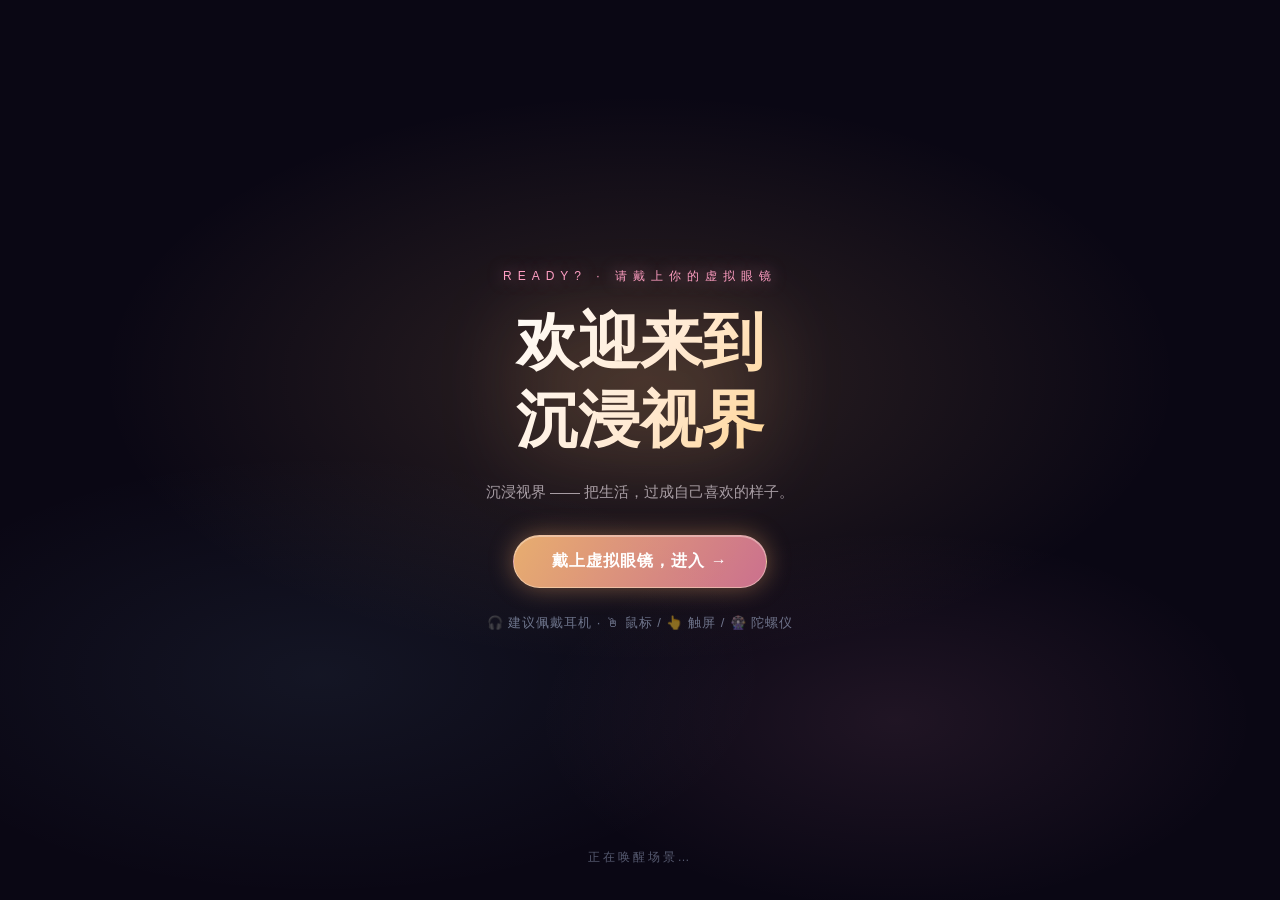
<file: gerenwang/index.html>
<!DOCTYPE html>
<html lang="zh-CN">
<head>
  <meta charset="UTF-8" />
  <meta name="viewport" content="width=device-width, initial-scale=1.0, maximum-scale=1.0, user-scalable=no" />
  <meta name="description" content="一个像戴上 VR 眼镜一样可以环顾四周的个人空间 —— 沉浸式 3D 个人网站" />
  <meta name="theme-color" content="#0e0a1c" />
  <link rel="icon" href="data:image/svg+xml,%3Csvg xmlns='http://www.w3.org/2000/svg' viewBox='0 0 100 100'%3E%3Ccircle cx='50' cy='50' r='20' fill='%23ffd28a'/%3E%3Ccircle cx='50' cy='50' r='34' fill='none' stroke='%23ff9ec4' stroke-width='8' stroke-dasharray='16 12'/%3E%3C/svg%3E" />
  <title>沉浸视界 · 星冕个人空间</title>
  <link rel="stylesheet" href="./css/style.css" />
</head>
<body>
  <div id="app">
    <!-- 3D 渲染画布 -->
    <canvas id="scene"></canvas>

    <!-- VR 镜片氛围层（暗角 + 细微扫描线 + 边缘光晕） -->
    <div id="lens" aria-hidden="true"></div>
    <!-- 氛围色叠加层（夜色 / 黄昏 / 晨光） -->
    <div id="atmo" aria-hidden="true"></div>
    <!-- 光标星尘粒子画布 -->
    <canvas id="fx" aria-hidden="true"></canvas>

    <!-- 顶栏导航 -->
    <header id="navbar" class="hidden" aria-label="主导航">
      <div class="brand"><span class="brand-dot"></span><span id="brand-text">沉浸视界</span></div>
      <nav id="nav-links">
        <button class="nav-btn" data-sec="hall">大厅</button>
        <button class="nav-btn" data-sec="about">关于</button>
        <button class="nav-btn" data-sec="works">足迹</button>
        <button class="nav-btn" data-sec="skills">兴趣</button>
        <button class="nav-btn" data-sec="contact">联系</button>
      </nav>
      <div class="tools">
        <button id="btn-mood" class="tool-btn" title="切换氛围：夜色 / 黄昏 / 晨光 / 白昼" aria-label="切换氛围">🌙</button>
        <button id="btn-auto" class="tool-btn" title="氛围自动跟随当前时间" aria-label="氛围自动跟随时间">🕐</button>
        <button id="btn-sound" class="tool-btn" title="音效开关" aria-label="音效开关">🔇</button>
        <button id="btn-gyro" class="tool-btn" title="陀螺仪转头视角" aria-label="陀螺仪视角">🎡</button>
        <button id="btn-calm" class="tool-btn" title="安静模式（减少动效）" aria-label="安静模式">🧘</button>
        <button id="btn-full" class="tool-btn" title="全屏体验" aria-label="全屏">⛶</button>
      </div>
    </header>

    <!-- 大厅主视觉（英雄区） -->
    <section id="hero" aria-label="欢迎">
      <div class="hero-inner">
        <div id="today-badge" class="today-badge hidden"></div>
        <p class="hero-kicker" id="hero-kicker">IMMERSIVE PERSONAL SPACE · 沉浸式个人空间</p>
        <h1 class="hero-name" id="hero-name">星冕个人空间</h1>
        <p class="hero-title" id="hero-title">一个认真生活、对世界保持好奇的人</p>
        <p class="hero-motto" id="hero-motto">把想象力，渲染成可触摸的空间</p>
        <p class="hero-quote" id="hero-quote"></p>
        <button id="hero-cta" class="cta-btn">去逛逛我的足迹 <span class="cta-arrow">→</span></button>
        <div class="mood-dock" id="mood-dock" role="group" aria-label="此刻心情">
          <span class="mood-label">此刻心情</span>
          <button class="mood-btn active" data-em="calm">😌 平静</button>
          <button class="mood-btn" data-em="rain">🌧 雨天</button>
          <button class="mood-btn" data-em="hot">🔥 热烈</button>
        </div>
      </div>
      <p class="hero-hint" id="hero-hint">🧭 拖动鼠标 / 手指环顾四周 · 滚轮拉近拉远 · 也可用顶部导航飞行</p>
    </section>

    <!-- 方向罗盘 HUD（指示四个区域灯塔方位） -->
    <div id="compass" class="off" aria-label="方向罗盘">
      <div class="compass-line"></div>
      <div class="compass-notch"></div>
      <div id="compass-items"></div>
    </div>

    <!-- 全息内容窗口（关于 / 作品 / 技能 / 联系共用） -->
    <section id="holo" class="hidden" aria-label="内容窗口">
      <header class="holo-head">
        <span class="holo-tag" id="holo-tag">✦</span>
        <h2 id="holo-title">区域</h2>
        <div class="holo-actions">
          <button id="btn-hall" class="mini-btn">⌂ 回大厅</button>
          <button id="holo-close" class="mini-btn close" aria-label="关闭窗口">✕ 关闭</button>
        </div>
      </header>
      <div class="holo-body" id="holo-body"></div>
    </section>

    <!-- 作品详情浮层 -->
    <div id="detail" class="hidden" role="dialog" aria-modal="true" aria-label="作品详情">
      <div class="detail-card">
        <button id="detail-close" class="mini-btn close" aria-label="关闭">✕</button>
        <div class="detail-hero" id="detail-hero"><span class="detail-emoji" id="detail-emoji">🚀</span></div>
        <div class="detail-main">
          <h3 id="detail-title">作品</h3>
          <p class="detail-tags" id="detail-tags"></p>
          <p class="detail-summary" id="detail-summary"></p>
          <a class="cta-btn small" id="detail-link" href="#" target="_blank" rel="noopener">了解更多 ↗</a>
        </div>
      </div>
    </div>

    <!-- 轻提示 -->
    <div id="toast" class="hidden" role="status"></div>

    <!-- 全屏相册灯箱 -->
    <div id="lb" class="hidden" role="dialog" aria-modal="true" aria-label="照片浏览">
      <button id="lb-close" class="lb-btn" aria-label="关闭">✕</button>
      <button id="lb-prev" class="lb-btn lb-arrow" aria-label="上一张">‹</button>
      <figure class="lb-stage"><img id="lb-img" alt="" draggable="false" /><figcaption id="lb-cap"></figcaption></figure>
      <button id="lb-next" class="lb-btn lb-arrow" aria-label="下一张">›</button>
      <div class="lb-count" id="lb-count"></div>
    </div>

    <!-- 开场「睁眼」仪式 -->
    <div id="boot" aria-label="进入">
      <div class="boot-bg"></div>
      <div class="boot-card">
        <p class="boot-kicker">READY? · 请戴上你的虚拟眼镜</p>
        <h1 class="boot-title">欢迎来到<br /><span id="boot-name">沉浸视界</span></h1>
        <p class="boot-sub" id="boot-sub">这里是我的个人空间：一个像 VR 眼镜一样、可以环顾四周的网站。</p>
        <button id="btn-enter" class="cta-btn big">戴上虚拟眼镜，进入 →</button>
        <p class="boot-tip">🎧 建议佩戴耳机 · 🖱 鼠标 / 👆 触屏 / 🎡 陀螺仪</p>
      </div>
      <p class="boot-loading" id="boot-loading">正在唤醒场景…</p>
    </div>

    <!-- 无 WebGL 降级提示 -->
    <div id="fallback" class="hidden">
      <div class="fb-card">
        <h2>😢 你的浏览器不支持 3D</h2>
        <p id="fb-text">请更换现代浏览器（Chrome / Edge / Safari / Firefox）后重试。<br />网站内容仍会以普通方式展示。</p>
      </div>
    </div>
  </div>

  <!-- 模块入口 -->
  <script type="module" src="./js/app.js"></script>
</body>
</html>
</file>
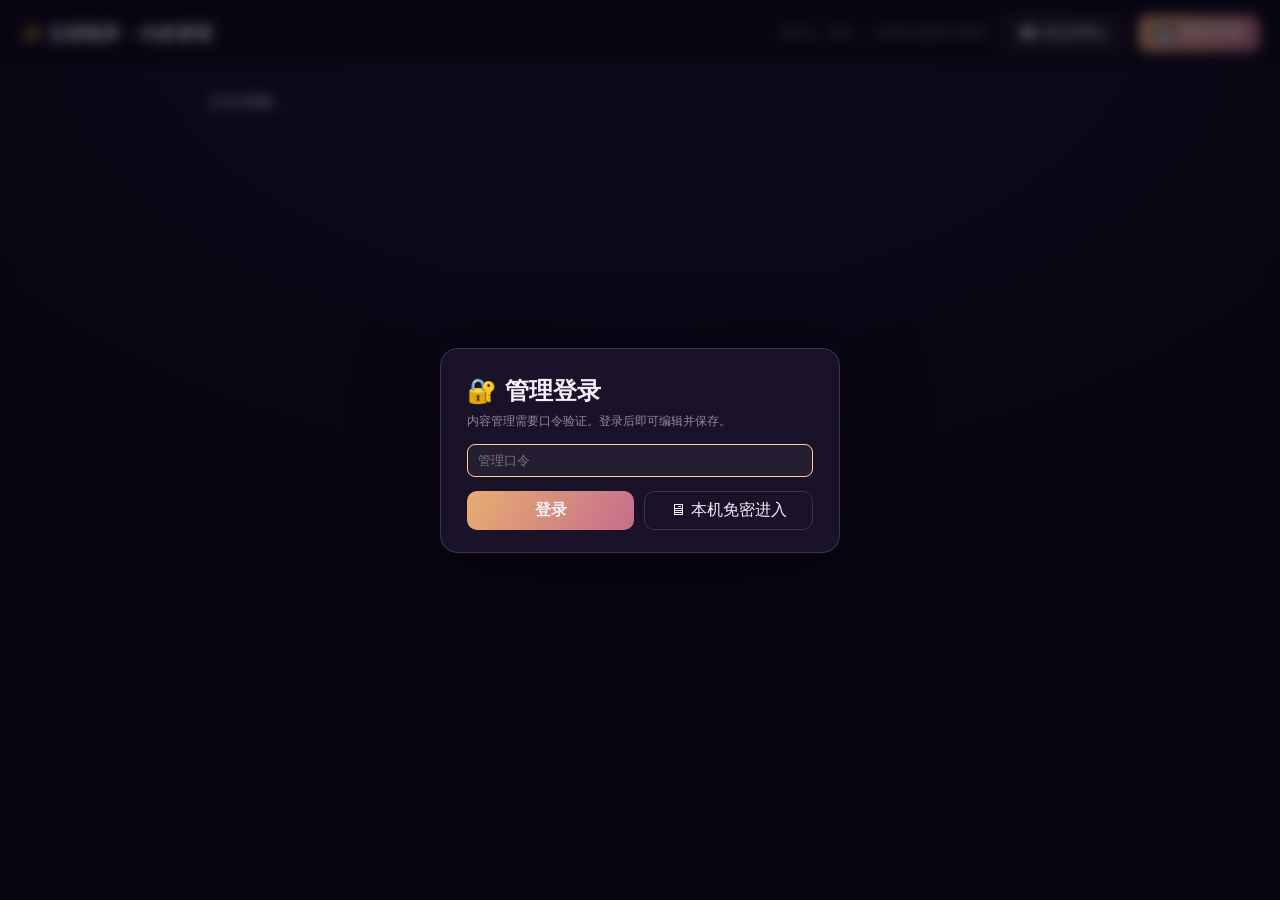
<file: gerenwang/admin.html>
<!DOCTYPE html>
<html lang="zh-CN">
<head>
<meta charset="UTF-8" />
<meta name="viewport" content="width=device-width, initial-scale=1.0" />
<title>内容管理 · 沉浸视界</title>
<style>
  :root { --bg:#0c0818; --card:#191228; --line:rgba(255,222,196,.16); --txt:#f6eef7; --dim:rgba(246,238,247,.55); --accent:#ffd28a; --ok:#7dffb0; --err:#ff9e8a; }
  * { box-sizing: border-box; margin: 0; padding: 0; }
  body { font-family: "PingFang SC","Microsoft YaHei",system-ui,sans-serif; background: radial-gradient(120% 100% at 50% 0%, #1c1230, var(--bg) 60%); color: var(--txt); min-height: 100vh; padding-bottom: 90px; }
  .top { position: sticky; top: 0; z-index: 10; display: flex; align-items: center; gap: 14px; padding: 14px 20px; background: rgba(12,8,24,.85); backdrop-filter: blur(12px); border-bottom: 1px solid var(--line); }
  .top h1 { font-size: 18px; flex: 1; }
  .top .note { font-size: 12px; color: var(--dim); }
  button { font: inherit; color: var(--txt); border: 1px solid var(--line); background: rgba(255,255,255,.06); border-radius: 10px; padding: 8px 16px; cursor: pointer; transition: .2s; }
  button:hover { background: rgba(255,255,255,.14); }
  button.primary { background: linear-gradient(120deg, rgba(255,190,120,.9), rgba(255,140,175,.75)); border: none; font-weight: 700; }
  #status { position: fixed; right: 18px; bottom: 18px; z-index: 99; padding: 10px 18px; border-radius: 12px; background: rgba(20,14,36,.95); border: 1px solid var(--line); font-size: 14px; opacity: 0; pointer-events: none; transition: opacity .3s; }
  #status.show { opacity: 1; }
  #status.ok { border-color: var(--ok); color: var(--ok); }
  #status.err { border-color: var(--err); color: var(--err); }
  main { max-width: 900px; margin: 24px auto; padding: 0 18px; display: grid; gap: 18px; }
  .card { background: var(--card); border: 1px solid var(--line); border-radius: 16px; padding: 18px 20px; }
  .card h2 { font-size: 16px; margin-bottom: 4px; }
  .card .hint { font-size: 12px; color: var(--dim); margin-bottom: 14px; }
  .row { display: grid; gap: 8px; padding: 12px 0; border-top: 1px dashed rgba(255,222,196,.1); }
  .row:first-of-type { border-top: none; }
  .grid2 { display: grid; grid-template-columns: 1fr 1fr; gap: 10px; }
  .grid3 { display: grid; grid-template-columns: 1fr 1fr 1fr; gap: 10px; }
  label { display: block; font-size: 12px; color: var(--dim); margin-bottom: 4px; }
  input, textarea, select { width: 100%; padding: 8px 10px; border-radius: 8px; border: 1px solid rgba(255,222,196,.2); background: rgba(255,255,255,.05); color: var(--txt); font: inherit; font-size: 13px; outline: none; }
  input:focus, textarea:focus, select:focus { border-color: var(--accent); }
  textarea { resize: vertical; min-height: 52px; }
  .rowhead { display: flex; justify-content: space-between; align-items: center; margin-bottom: 8px; }
  .rowhead b { font-size: 13px; color: var(--accent); }
  .del { color: var(--err); font-size: 12px; padding: 4px 10px; }
  .addbtn { margin-top: 10px; font-size: 13px; }
  .up { font-size: 12px; padding: 5px 10px; margin-top: 4px; }
  .small { font-size: 12px; color: var(--dim); }
  .hide { display: none; }
  .cover-preview { max-width: 120px; border-radius: 8px; margin-top: 6px; }
  #login { position: fixed; inset: 0; z-index: 50; display: grid; place-items: center; background: rgba(8,5,16,.6); backdrop-filter: blur(6px); }
  #login.hide, .hide { display: none; }
  .lcard { width: min(400px, 92vw); background: var(--card); border: 1px solid var(--line); border-radius: 18px; padding: 26px 26px 22px; box-shadow: 0 24px 80px rgba(0,0,0,.5); }
  .lcard h2 { margin-bottom: 6px; }
  .lcard .small { margin-bottom: 14px; }
  .lcard input { margin-bottom: 10px; }
  .lerr { color: var(--err); font-size: 13px; margin: 4px 0 10px; }
  .lbtns { display: flex; gap: 10px; margin-top: 4px; }
  .lbtns button { flex: 1; }
  button.ghost { background: transparent; }
</style>
</head>
<body>
  <header class="top">
    <h1>✨ 沉浸视界 · 内容管理</h1>
    <span class="note">改完点「保存」→ 回网站刷新即可看到</span>
    <button id="btn-preview">👀 预览网站</button>
    <button id="btn-save" class="primary">💾 保存全部</button>
  </header>
  <div id="status"></div>

  <!-- 登录页 -->
  <div id="login" class="hide">
    <div class="lcard">
      <h2>🔐 管理登录</h2>
      <p class="small">内容管理需要口令验证。登录后即可编辑并保存。</p>
      <input id="pass" type="password" placeholder="管理口令" autocomplete="current-password" />
      <p id="login-err" class="lerr hide"></p>
      <div class="lbtns">
        <button id="btn-login" class="primary">登录</button>
        <button id="btn-local" class="ghost">🖥 本机免密进入</button>
      </div>
    </div>
  </div>

  <main id="main"><p class="note">正在加载…</p></main>
  <script src="./admin.js"></script>
</body>
</html>
</file>
<file: gerenwang/css/style.css>
/* ============================================================
   「沉浸视界」个人网站 —— 星空玻璃拟态主题样式
   ============================================================ */

:root {
  --bg: #0c0818;
  --txt: #f8eef5;
  --txt-dim: rgba(248, 238, 245, 0.62);
  --glass: rgba(44, 32, 60, 0.52);
  --glass-strong: rgba(30, 22, 47, 0.85);
  --stroke: rgba(255, 222, 196, 0.18);
  --accent: #ffd28a;
  --accent-2: #ff9ec4;

  /* 各区域主题色 */
  --c-hall: #ffd28a;
  --c-about: #ff9e7d;
  --c-works: #8fe3c9;
  --c-skills: #c9a6ff;
  --c-contact: #ff9ec4;

  --font: "PingFang SC", "HarmonyOS Sans SC", "Microsoft YaHei", "Noto Sans CJK SC",
          -apple-system, "Segoe UI", Roboto, sans-serif;
  --ease: cubic-bezier(0.22, 1, 0.36, 1);
}

* { margin: 0; padding: 0; box-sizing: border-box; }

html, body { height: 100%; overflow: hidden; }

body {
  font-family: var(--font);
  background: var(--bg);
  color: var(--txt);
  -webkit-font-smoothing: antialiased;
  user-select: none;
}

button {
  font-family: inherit;
  color: inherit;
  background: none;
  border: none;
  cursor: pointer;
}

#app { position: fixed; inset: 0; }

/* ---------- 3D 画布 ---------- */
#scene {
  position: absolute;
  inset: 0;
  width: 100%;
  height: 100%;
  display: block;
}

/* ---------- VR 镜片氛围层 ---------- */
#lens {
  position: absolute;
  inset: 0;
  pointer-events: none;
  z-index: 5;
  background:
    radial-gradient(ellipse 118% 108% at 50% 50%,
      transparent 58%,
      rgba(0, 0, 5, 0.42) 82%,
      rgba(0, 0, 4, 0.9) 100%);
  mix-blend-mode: normal;
}
#lens::after { /* 极淡扫描线，模拟镜片眩光 */
  content: "";
  position: absolute;
  inset: 0;
  background: repeating-linear-gradient(
    0deg, transparent 0 3px, rgba(180, 200, 255, 0.014) 3px 4px);
}

/* ---------- 顶栏导航 ---------- */
#navbar {
  position: absolute;
  top: 18px;
  left: 50%;
  transform: translateX(-50%);
  z-index: 20;
  display: flex;
  align-items: center;
  gap: 18px;
  padding: 9px 14px 9px 20px;
  border-radius: 999px;
  background: var(--glass);
  border: 1px solid var(--stroke);
  backdrop-filter: blur(16px) saturate(1.3);
  -webkit-backdrop-filter: blur(16px) saturate(1.3);
  box-shadow: 0 8px 40px rgba(0, 0, 10, 0.45), inset 0 0 0 1px rgba(255, 255, 255, 0.04);
  transition: opacity 0.9s var(--ease), transform 0.9s var(--ease), top 0.4s var(--ease);
}
#navbar.hidden { opacity: 0; transform: translateX(-50%) translateY(-18px); pointer-events: none; }
#navbar.docked { top: 12px; }

.brand { display: flex; align-items: center; gap: 8px; font-weight: 700; letter-spacing: 1px; font-size: 15px; color: #fff; white-space: nowrap; }
.brand-dot {
  width: 10px; height: 10px; border-radius: 50%;
  background: radial-gradient(circle at 35% 35%, #fff3e0, var(--accent) 60%, #8a5a28);
  box-shadow: 0 0 12px var(--accent), 0 0 26px rgba(255, 190, 120, 0.45);
  animation: breathe 3.2s ease-in-out infinite;
}
@keyframes breathe { 50% { transform: scale(0.82); box-shadow: 0 0 18px var(--accent); } }

#nav-links { display: flex; gap: 2px; }
.nav-btn {
  position: relative;
  padding: 7px 15px;
  border-radius: 999px;
  font-size: 14px;
  color: var(--txt-dim);
  transition: color 0.25s, background 0.25s, box-shadow 0.25s;
  letter-spacing: 2px;
}
.nav-btn:hover { color: #fff; background: rgba(255, 255, 255, 0.08); }
.nav-btn.active { color: #fff; background: rgba(255, 210, 138, 0.16); box-shadow: 0 0 14px rgba(255, 190, 120, 0.35); }

.tools { display: flex; gap: 6px; }
.tool-btn {
  width: 34px; height: 34px; border-radius: 50%;
  font-size: 15px;
  background: rgba(255, 255, 255, 0.05);
  border: 1px solid var(--stroke);
  display: grid; place-items: center;
  transition: background 0.25s, transform 0.2s;
}
.tool-btn:hover { background: rgba(255, 255, 255, 0.14); transform: translateY(-1px); }
.tool-btn.off { opacity: 0.55; filter: grayscale(0.9); }

/* ---------- 大厅主视觉 ---------- */
#hero {
  position: absolute;
  inset: 0;
  z-index: 10;
  display: grid;
  place-items: center;
  text-align: center;
  pointer-events: none;
  transition: opacity 0.8s var(--ease), transform 0.9s var(--ease);
}
#hero.folded { opacity: 0; transform: scale(0.94) translateY(8px); pointer-events: none; }
.hero-inner { max-width: 760px; padding: 0 22px; }
.hero-kicker {
  font-size: 12px; letter-spacing: 5px;
  color: var(--accent-2);
  text-shadow: 0 0 18px rgba(255, 158, 196, 0.55);
  margin-bottom: 22px;
  animation: float-in 1.4s var(--ease) both;
}
.hero-name {
  font-size: clamp(34px, 6vw, 64px);
  font-weight: 800;
  letter-spacing: 2px;
  background: linear-gradient(120deg, #fff 10%, #ffe9d2 45%, var(--accent) 80%);
  -webkit-background-clip: text;
  background-clip: text;
  color: transparent;
  filter: drop-shadow(0 6px 30px rgba(255, 185, 115, 0.35));
  animation: float-in 1.4s var(--ease) 0.12s both;
}
.hero-title {
  margin-top: 14px;
  font-size: clamp(15px, 2.2vw, 20px);
  color: var(--txt-dim);
  letter-spacing: 3px;
  animation: float-in 1.4s var(--ease) 0.24s both;
}
.hero-motto {
  margin-top: 18px;
  font-size: clamp(13px, 1.9vw, 16px);
  color: rgba(210, 225, 255, 0.8);
  animation: float-in 1.4s var(--ease) 0.34s both;
}
@keyframes float-in { from { opacity: 0; transform: translateY(26px); } to { opacity: 1; transform: none; } }

#hero-cta { pointer-events: auto; margin-top: 34px; animation: float-in 1.4s var(--ease) 0.46s both; }

.cta-btn {
  display: inline-flex; align-items: center; gap: 10px;
  padding: 13px 30px;
  border-radius: 999px;
  font-size: 15px; font-weight: 600; letter-spacing: 1px;
  color: #fff;
  background: linear-gradient(120deg, rgba(255, 190, 120, 0.9), rgba(255, 140, 175, 0.78));
  border: 1px solid rgba(255, 236, 215, 0.45);
  box-shadow: 0 0 24px rgba(255, 175, 110, 0.4), inset 0 1px 0 rgba(255, 255, 255, 0.35);
  transition: transform 0.25s var(--ease), box-shadow 0.3s;
}
.cta-btn:hover { transform: translateY(-3px) scale(1.03); box-shadow: 0 8px 34px rgba(255, 175, 110, 0.6); }
.cta-btn:active { transform: scale(0.98); }
.cta-btn.small { padding: 9px 20px; font-size: 13px; }
.cta-btn.big { padding: 15px 38px; font-size: 16px; }
.cta-arrow { transition: transform 0.25s; }
.cta-btn:hover .cta-arrow { transform: translateX(6px); }

.hero-hint {
  position: absolute;
  bottom: 46px; left: 50%;
  transform: translateX(-50%);
  font-size: 13px;
  color: var(--txt-dim);
  letter-spacing: 1px;
  background: rgba(14, 9, 26, 0.5);
  border: 1px solid rgba(255, 222, 196, 0.14);
  padding: 8px 18px;
  border-radius: 999px;
  white-space: nowrap;
  animation: hint-fade 1.6s ease 1.6s both;
}
@keyframes hint-fade { from { opacity: 0; transform: translate(-50%, 10px); } to { opacity: 1; transform: translate(-50%, 0); } }

/* ---------- 全息内容窗口 ---------- */
#holo {
  position: absolute;
  inset: 0;
  z-index: 30;
  display: grid;
  place-items: center;
  padding: 84px 18px 40px;
  pointer-events: none; /* 容器不拦截事件，保证顶部导航在窗口打开时仍可点击 */
}
#holo.hidden { display: none; }
#holo > * { pointer-events: auto; }

.holo-head {
  width: min(860px, 94vw);
  display: flex;
  align-items: center;
  gap: 14px;
  padding: 12px 18px;
  border-radius: 18px 18px 0 0;
  background: var(--glass-strong);
  border: 1px solid var(--stroke);
  border-bottom: none;
  backdrop-filter: blur(18px);
  -webkit-backdrop-filter: blur(18px);
  transform: translateY(10px);
  animation: rise 0.5s var(--ease) forwards;
}
.holo-tag {
  width: 34px; height: 34px;
  display: grid; place-items: center;
  border-radius: 10px;
  font-size: 17px;
  background: rgba(255, 210, 138, 0.14);
  border: 1px solid rgba(255, 210, 138, 0.38);
  box-shadow: 0 0 14px rgba(255, 210, 138, 0.35);
}
#holo-title { font-size: 20px; letter-spacing: 3px; flex: 1; text-align: left; }
.holo-actions { display: flex; gap: 8px; }
.mini-btn {
  padding: 7px 14px;
  font-size: 13px;
  border-radius: 999px;
  color: var(--txt-dim);
  border: 1px solid var(--stroke);
  transition: all 0.25s;
}
.mini-btn:hover { color: #fff; background: rgba(255, 255, 255, 0.1); }
.mini-btn.close:hover { background: rgba(255, 110, 110, 0.25); border-color: rgba(255, 120, 120, 0.5); }

.holo-body {
  width: min(860px, 94vw);
  max-height: min(64vh, 640px);
  overflow-y: auto;
  padding: 26px 28px;
  border-radius: 0 0 18px 18px;
  background: var(--glass-strong);
  border: 1px solid var(--stroke);
  border-top: none;
  backdrop-filter: blur(18px);
  -webkit-backdrop-filter: blur(18px);
  box-shadow: 0 24px 80px rgba(0, 0, 8, 0.6), 0 0 60px -30px var(--window-glow, var(--accent));
  transform: translateY(-10px);
  animation: rise 0.5s var(--ease) 0.06s forwards;
  user-select: text;
}
@keyframes rise { from { opacity: 0; transform: translateY(22px); } to { opacity: 1; transform: none; } }
.holo-body::-webkit-scrollbar { width: 6px; }
.holo-body::-webkit-scrollbar-thumb { background: rgba(255, 214, 190, 0.3); border-radius: 3px; }

/* --- 关于我 --- */
.bio p { line-height: 1.9; color: rgba(225, 235, 255, 0.92); font-size: 15px; white-space: pre-line; }
.timeline { margin-top: 26px; position: relative; padding-left: 24px; }
.timeline::before {
  content: ""; position: absolute; left: 7px; top: 6px; bottom: 6px; width: 1px;
  background: linear-gradient(180deg, var(--tl-c, var(--c-about)), transparent);
}
.tl-item { position: relative; margin-bottom: 22px; }
.tl-item::before {
  content: ""; position: absolute; left: -23px; top: 6px;
  width: 9px; height: 9px; border-radius: 50%;
  background: var(--tl-c, var(--c-about));
  box-shadow: 0 0 10px var(--tl-c, var(--c-about));
}
.tl-year { font-size: 13px; color: var(--tl-c, var(--c-about)); letter-spacing: 2px; font-weight: 700; }
.tl-title { font-size: 16px; font-weight: 600; margin: 4px 0; }
.tl-desc { font-size: 14px; color: var(--txt-dim); line-height: 1.7; }

/* --- 作品集 --- */
.works-grid {
  display: grid;
  grid-template-columns: repeat(auto-fill, minmax(250px, 1fr));
  gap: 16px;
}
.work-card {
  text-align: left;
  border-radius: 14px;
  overflow: hidden;
  background: rgba(255, 255, 255, 0.04);
  border: 1px solid rgba(255, 222, 196, 0.18);
  transition: transform 0.3s var(--ease), border-color 0.3s, box-shadow 0.3s;
}
.work-card:hover { transform: translateY(-5px); border-color: var(--wc, var(--accent)); box-shadow: 0 12px 34px rgba(0, 0, 10, 0.5), 0 0 24px -6px var(--wc, var(--accent)); }
.work-cover {
  position: relative;
  overflow: hidden;
  height: 150px;
  display: grid; place-items: center;
  background:
    radial-gradient(120% 150% at 20% 0%, rgba(255, 255, 255, 0.3), transparent 55%),
    linear-gradient(140deg, var(--wc, #ffd28a), #2a1d40);
  filter: saturate(0.9);
}
.work-emoji { font-size: 52px; filter: drop-shadow(0 2px 10px rgba(0, 0, 10, 0.45)); }
.work-img {
  position: absolute; inset: 0;
  width: 100%; height: 100%;
  object-fit: cover;
  transition: transform 0.6s var(--ease);
}
.work-card:hover .work-img { transform: scale(1.07); }
.work-meta { padding: 14px 16px 16px; }
.work-title { font-size: 15px; font-weight: 700; }
.work-summary {
  margin-top: 7px; font-size: 13px; line-height: 1.6;
  color: var(--txt-dim);
  display: -webkit-box; -webkit-line-clamp: 2; -webkit-box-orient: vertical; overflow: hidden;
}
.work-tags { margin-top: 10px; display: flex; flex-wrap: wrap; gap: 6px; }
.tag {
  font-size: 11px; padding: 3px 9px; border-radius: 999px;
  color: rgba(255, 238, 225, 0.88);
  background: rgba(255, 214, 190, 0.1);
  border: 1px solid rgba(255, 214, 190, 0.22);
  letter-spacing: 0.5px;
}

/* --- 技能 --- */
.skills { display: grid; grid-template-columns: repeat(auto-fill, minmax(300px, 1fr)); gap: 16px 26px; }
.skill-row { }
.skill-top { display: flex; justify-content: space-between; font-size: 14px; margin-bottom: 7px; }
.skill-name { color: rgba(230, 240, 255, 0.95); }
.skill-pct { color: var(--sc, var(--c-skills)); font-weight: 700; }
.skill-bar { height: 7px; border-radius: 99px; background: rgba(255, 255, 255, 0.07); overflow: hidden; }
.skill-fill {
  height: 100%; width: 0;
  border-radius: 99px;
  background: linear-gradient(90deg, var(--sc, #c9a6ff), rgba(255, 255, 255, 0.28));
  box-shadow: 0 0 12px var(--sc, #c9a6ff);
  transition: width 1.2s var(--ease) 0.15s;
}
.skills-note { margin-top: 20px; font-size: 13px; color: var(--txt-dim); }

/* --- 联系 --- */
.contact-wrap { display: grid; gap: 24px; }
.social-row { display: flex; flex-wrap: wrap; gap: 12px; }
.social-link {
  display: inline-flex; align-items: center; gap: 8px;
  padding: 10px 20px; border-radius: 999px;
  font-size: 14px; color: #e6efff;
  background: rgba(255, 255, 255, 0.05);
  border: 1px solid rgba(255, 222, 196, 0.22);
  text-decoration: none;
  transition: all 0.25s;
}
.social-link:hover { border-color: var(--c-contact); box-shadow: 0 0 18px -2px var(--c-contact); transform: translateY(-2px); }
.contact-form { display: grid; gap: 12px; }
.cf-row { display: grid; grid-template-columns: 1fr 1fr; gap: 12px; }
@media (max-width: 560px) { .cf-row { grid-template-columns: 1fr; } }
.field label { display: block; font-size: 12px; color: var(--txt-dim); margin-bottom: 5px; letter-spacing: 1px; }
.field input, .field textarea {
  width: 100%;
  padding: 11px 14px;
  border-radius: 10px;
  color: #eef3ff;
  background: rgba(255, 255, 255, 0.05);
  border: 1px solid rgba(255, 214, 190, 0.25);
  outline: none;
  font-family: inherit; font-size: 14px;
  transition: border-color 0.25s, box-shadow 0.25s;
}
.field input:focus, .field textarea:focus {
  border-color: var(--c-contact);
  box-shadow: 0 0 14px -2px var(--c-contact);
}
.field textarea { resize: vertical; min-height: 110px; }
.form-actions { display: flex; align-items: center; gap: 14px; margin-top: 4px; }
.form-status { font-size: 13px; color: var(--txt-dim); }

/* ---------- 作品详情浮层 ---------- */
#detail {
  position: absolute; inset: 0; z-index: 40;
  display: grid; place-items: center;
  background: rgba(3, 5, 14, 0.6);
  backdrop-filter: blur(6px);
  -webkit-backdrop-filter: blur(6px);
  animation: fade-in 0.3s ease;
}
#detail.hidden { display: none; }
@keyframes fade-in { from { opacity: 0; } }
.detail-card {
  position: relative;
  width: min(560px, 92vw);
  border-radius: 18px;
  overflow: hidden;
  background: var(--glass-strong);
  border: 1px solid var(--stroke);
  box-shadow: 0 30px 90px rgba(0, 0, 8, 0.7);
  animation: pop 0.35s var(--ease);
}
@keyframes pop { from { opacity: 0; transform: scale(0.9) translateY(16px); } }
.detail-card > .mini-btn { position: absolute; top: 12px; right: 12px; z-index: 2; background: rgba(5, 8, 20, 0.55); }
.detail-hero {
  position: relative;
  overflow: hidden;
  height: 200px;
  display: grid; place-items: center;
  background: linear-gradient(140deg, var(--wc, #ffd28a), #2a1d40 80%);
  filter: saturate(0.92);
}
.detail-emoji { font-size: 64px; filter: drop-shadow(0 2px 10px rgba(0, 0, 10, 0.4)); }
.detail-img {
  position: absolute; inset: 0;
  width: 100%; height: 100%;
  object-fit: cover;
}
.detail-main { padding: 22px 26px 26px; user-select: text; }
#detail-title { font-size: 22px; }
.detail-tags { margin-top: 10px; display: flex; flex-wrap: wrap; gap: 6px; }
#detail-summary { margin-top: 14px; line-height: 1.9; color: rgba(225, 235, 255, 0.9); font-size: 15px; white-space: pre-line; }
#detail-link { margin-top: 18px; }

/* ---------- Toast ---------- */
#toast {
  position: absolute;
  left: 50%; bottom: 60px;
  transform: translateX(-50%);
  z-index: 60;
  padding: 11px 22px;
  border-radius: 999px;
  font-size: 14px;
  background: rgba(28, 20, 40, 0.92);
  border: 1px solid rgba(255, 214, 190, 0.3);
  box-shadow: 0 8px 30px rgba(10, 5, 18, 0.5);
  animation: toast-in 0.35s var(--ease);
}
#toast.hidden { display: none; }
#toast.ok { border-color: rgba(125, 255, 176, 0.5); color: #bfffd9; }
#toast.err { border-color: rgba(255, 130, 130, 0.55); color: #ffd2d2; }
@keyframes toast-in { from { opacity: 0; transform: translate(-50%, 14px); } }

/* ---------- 开场「睁眼」仪式 ---------- */
#boot {
  position: absolute; inset: 0; z-index: 100;
  display: grid; place-items: center;
  background: #0a0714;
  transition: opacity 1s ease;
  text-align: center;
}
#boot.done { opacity: 0; pointer-events: none; }
#boot.gone { display: none; }
.boot-bg {
  position: absolute; inset: 0;
  background:
    radial-gradient(60% 45% at 50% 42%, rgba(255, 190, 120, 0.14), transparent 70%),
    radial-gradient(40% 30% at 70% 80%, rgba(255, 158, 196, 0.09), transparent 70%),
    radial-gradient(50% 35% at 25% 75%, rgba(150, 212, 255, 0.07), transparent 70%);
  animation: bg-drift 9s ease-in-out infinite alternate;
}
@keyframes bg-drift { from { transform: scale(1); } to { transform: scale(1.15); } }
.boot-card { position: relative; padding: 30px; max-width: 640px; }
.boot-kicker {
  font-size: 12px; letter-spacing: 6px; color: var(--accent-2);
  text-shadow: 0 0 16px rgba(255, 158, 196, 0.55);
  animation: float-in 1.2s var(--ease) both;
}
.boot-title {
  margin-top: 18px;
  font-size: clamp(34px, 7vw, 62px);
  font-weight: 800; line-height: 1.25;
  background: linear-gradient(120deg, #fff, #ffe9d2 55%, var(--accent));
  -webkit-background-clip: text; background-clip: text; color: transparent;
  filter: drop-shadow(0 8px 40px rgba(255, 185, 115, 0.35));
  animation: float-in 1.2s var(--ease) 0.2s both;
}
.boot-sub { margin: 20px auto 30px; color: var(--txt-dim); line-height: 1.8; font-size: 15px; animation: float-in 1.2s var(--ease) 0.35s both; }
#btn-enter { animation: float-in 1.2s var(--ease) 0.5s both, glow-pulse 2.6s ease 2.2s infinite; }
@keyframes glow-pulse {
  0%, 100% { box-shadow: 0 0 22px rgba(255, 175, 110, 0.45), inset 0 1px 0 rgba(255, 255, 255, 0.35); }
  50% { box-shadow: 0 0 44px rgba(255, 175, 110, 0.8), inset 0 1px 0 rgba(255, 255, 255, 0.35); }
}
.boot-tip { margin-top: 26px; font-size: 13px; color: rgba(200, 215, 250, 0.5); letter-spacing: 1px; animation: float-in 1.2s var(--ease) 0.65s both; }
.boot-loading {
  position: absolute; bottom: 34px; width: 100%;
  font-size: 12px; letter-spacing: 3px; color: rgba(200, 215, 250, 0.4);
}
.boot-loading::after { content: ""; animation: dots 1.4s steps(4) infinite; }
@keyframes dots { 0% { content: ""; } 25% { content: "."; } 50% { content: ".."; } 75% { content: "..."; } }

/* ---------- 无 WebGL 降级 ---------- */
#fallback {
  position: absolute; inset: 0; z-index: 90;
  display: grid; place-items: center;
  background: var(--bg);
  padding: 24px;
}
#fallback.hidden { display: none; }
.fb-card { text-align: center; line-height: 2; color: var(--txt-dim); max-width: 520px; }
.fb-card h2 { color: #fff; margin-bottom: 14px; }

/* ---------- 隐藏态工具 ---------- */
.hidden { display: none !important; }

/* ---------- 安静模式（减少动效） ---------- */
body.calm #navbar .brand-dot { animation: none; }
body.calm #hero-cta:hover { transform: none; }
body.calm .cta-btn, body.calm #btn-enter { animation: none !important; }
body.calm #boot .boot-bg { animation: none; }
body.calm .skill-fill { transition: none; }

/* ---------- 小屏适配 ---------- */
@media (max-width: 760px) {
  #navbar { gap: 6px; padding: 7px 8px 7px 12px; }
  .brand { display: none; }
  .nav-btn { padding: 7px 11px; font-size: 13px; }
  .hero-hint { display: none; }
  #hero-cta { margin-top: 26px; }
}

/* ============================================================
   新功能：氛围叠加层 / 粒子画布 / 方向罗盘 / 陀螺仪按钮
   ============================================================ */

/* --- 氛围叠加层（夜色无叠加，黄昏暖橙，晨光清亮） --- */
#atmo {
  position: absolute; inset: 0;
  z-index: 4;
  pointer-events: none;
  opacity: 0;
  transition: opacity 1s ease;
}
body[data-mood="dusk"] #atmo {
  opacity: 1;
  background:
    radial-gradient(120% 70% at 50% 108%, rgba(255, 120, 55, 0.22), transparent 60%),
    linear-gradient(180deg, transparent 35%, rgba(190, 70, 120, 0.08) 72%, rgba(255, 140, 60, 0.18) 100%);
}
body[data-mood="dawn"] #atmo {
  opacity: 1;
  background:
    linear-gradient(180deg, rgba(150, 205, 255, 0.12) 0%, rgba(170, 215, 255, 0.04) 26%, transparent 45%),
    linear-gradient(180deg, transparent 55%, rgba(255, 205, 150, 0.05) 80%, rgba(255, 170, 120, 0.12) 100%);
}

/* --- 光标星尘画布 --- */
#fx {
  position: absolute; inset: 0;
  z-index: 6;
  pointer-events: none;
}

/* --- 方向罗盘 HUD --- */
#compass {
  position: absolute;
  left: 50%; bottom: 24px;
  transform: translateX(-50%);
  z-index: 14;
  width: min(420px, 92vw);
  height: 40px;
  pointer-events: none;
  opacity: 1;
  transition: opacity 0.6s ease, transform 0.6s ease;
}
#compass.off { opacity: 0; pointer-events: none; } /* 隐藏时彻底不拦截任何事件 */
.compass-line {
  position: absolute;
  left: 8%; right: 8%; bottom: 4px; height: 1px;
  background: linear-gradient(90deg, transparent, rgba(255, 226, 190, 0.28) 22%, rgba(255, 226, 190, 0.28) 78%, transparent);
}
.compass-notch {
  position: absolute;
  left: 50%; top: 2px;
  width: 0; height: 0;
  border-left: 7px solid transparent;
  border-right: 7px solid transparent;
  border-top: 9px solid rgba(255, 226, 190, 0.85);
  filter: drop-shadow(0 0 6px rgba(255, 190, 120, 0.7));
  transform: translateX(-50%);
}
#compass-items { position: absolute; inset: 0; }
.cp-item {
  position: absolute;
  bottom: 3px;
  transform: translateX(-50%);
  display: flex;
  flex-direction: column-reverse;
  align-items: center;
  gap: 4px;
  pointer-events: auto;
  cursor: pointer;
  padding: 2px 6px;
  transition: opacity 0.25s ease, left 0.12s linear;
  will-change: left, opacity;
}
.cp-item:hover .cp-label { color: #fff; }
.cp-dot {
  width: 7px; height: 7px; border-radius: 50%;
  background: var(--cc, #fff);
  box-shadow: 0 0 10px var(--cc, #fff);
}
.cp-label {
  font-size: 12px;
  letter-spacing: 1px;
  color: rgba(250, 243, 255, 0.92);
  text-shadow: 0 1px 8px #000, 0 0 14px var(--cc, #fff);
  white-space: nowrap;
}

/* --- 陀螺仪按钮：仅在触屏/粗指针设备显示 --- */
@media (hover: hover) and (pointer: fine) {
  #btn-gyro { display: none; }
}
.tool-btn.on { background: rgba(255, 210, 138, 0.22); box-shadow: 0 0 12px rgba(255, 190, 120, 0.5); }

/* 罗盘小屏微调 */
@media (max-width: 520px) {
  #compass { bottom: 16px; }
  .cp-label { font-size: 11px; }
}

/* ============================================================
   新功能：每日一言 / 特别日子彩蛋 / 情绪电台 / 白昼 / 灯箱
   ============================================================ */

/* 白昼氛围叠加（更亮的天空感） */
body[data-mood="day"] #atmo {
  opacity: 1;
  background:
    radial-gradient(130% 90% at 50% -15%, rgba(255, 246, 220, 0.16), transparent 62%),
    linear-gradient(180deg, rgba(150, 205, 255, 0.12) 0%, transparent 45%);
}

/* 每日一言 */
.hero-quote {
  margin-top: 16px;
  min-height: 1.3em;
  font-size: 15px;
  font-style: italic;
  letter-spacing: 1px;
  color: rgba(255, 238, 220, 0.86);
  text-shadow: 0 1px 12px rgba(0, 0, 10, 0.55);
  animation: float-in 1.4s var(--ease) 0.4s both;
}
.hero-quote:empty { display: none; }

/* 特别日子彩蛋角标 */
.today-badge {
  margin-bottom: 18px;
  display: inline-flex;
  align-items: center;
  gap: 8px;
  padding: 9px 20px;
  border-radius: 999px;
  font-size: 15px;
  letter-spacing: 1px;
  color: #fff;
  background: linear-gradient(120deg, rgba(255, 158, 124, 0.9), rgba(255, 123, 178, 0.82));
  box-shadow: 0 8px 30px rgba(255, 140, 150, 0.4);
  animation: float-in 0.9s var(--ease) both;
}

/* 情绪电台 dock */
.mood-dock {
  margin-top: 22px;
  display: inline-flex;
  align-items: center;
  gap: 6px;
  padding: 7px 10px 7px 16px;
  border-radius: 999px;
  background: var(--glass);
  border: 1px solid var(--stroke);
  backdrop-filter: blur(14px);
  -webkit-backdrop-filter: blur(14px);
  pointer-events: none;
  animation: float-in 1.4s var(--ease) 0.55s both;
}
.mood-label { font-size: 12px; color: var(--txt-dim); letter-spacing: 1px; pointer-events: none; }
.mood-btn {
  pointer-events: auto;
  padding: 6px 12px;
  font-size: 13px;
  border-radius: 999px;
  color: var(--txt-dim);
  border: 1px solid transparent;
  transition: all 0.25s;
}
.mood-btn:hover { color: #fff; background: rgba(255, 255, 255, 0.08); }
.mood-btn.active {
  color: #fff;
  background: rgba(255, 210, 138, 0.18);
  border-color: rgba(255, 210, 138, 0.42);
  box-shadow: 0 0 12px rgba(255, 190, 120, 0.35);
}

/* 全屏相册灯箱 */
#lb {
  position: absolute; inset: 0;
  z-index: 80;
  display: grid; place-items: center;
  background: rgba(3, 3, 12, 0.9);
  backdrop-filter: blur(10px);
  -webkit-backdrop-filter: blur(10px);
  animation: fade-in 0.3s ease;
}
#lb.hidden { display: none; }
.lb-stage {
  display: flex; flex-direction: column; align-items: center; gap: 12px;
  max-width: 94vw; max-height: 88vh;
}
#lb-img {
  max-width: 92vw; max-height: 76vh;
  object-fit: contain;
  border-radius: 12px;
  box-shadow: 0 24px 90px rgba(0, 0, 0, 0.65);
  user-select: none;
}
#lb-cap { color: var(--txt-dim); font-size: 13px; letter-spacing: 1px; max-width: 84vw; text-align: center; }
#lb-count {
  position: absolute; bottom: 20px; left: 50%;
  transform: translateX(-50%);
  color: var(--txt-dim); font-size: 13px; letter-spacing: 3px;
}
.lb-btn {
  position: absolute;
  width: 46px; height: 46px;
  border-radius: 50%;
  font-size: 19px; color: #fff;
  background: rgba(255, 255, 255, 0.08);
  border: 1px solid rgba(255, 255, 255, 0.2);
  display: grid; place-items: center;
  cursor: pointer;
  transition: background 0.25s, transform 0.2s;
  z-index: 2;
}
.lb-btn:hover { background: rgba(255, 255, 255, 0.22); transform: scale(1.06); }
#lb-close { top: 20px; right: 20px; }
#lb-prev { left: 16px; top: 50%; transform: translateY(-50%); font-size: 30px; }
#lb-next { right: 16px; top: 50%; transform: translateY(-50%); font-size: 30px; }
#lb-prev:hover { transform: translateY(-50%) scale(1.08); }
#lb-next:hover { transform: translateY(-50%) scale(1.08); }
</file>
